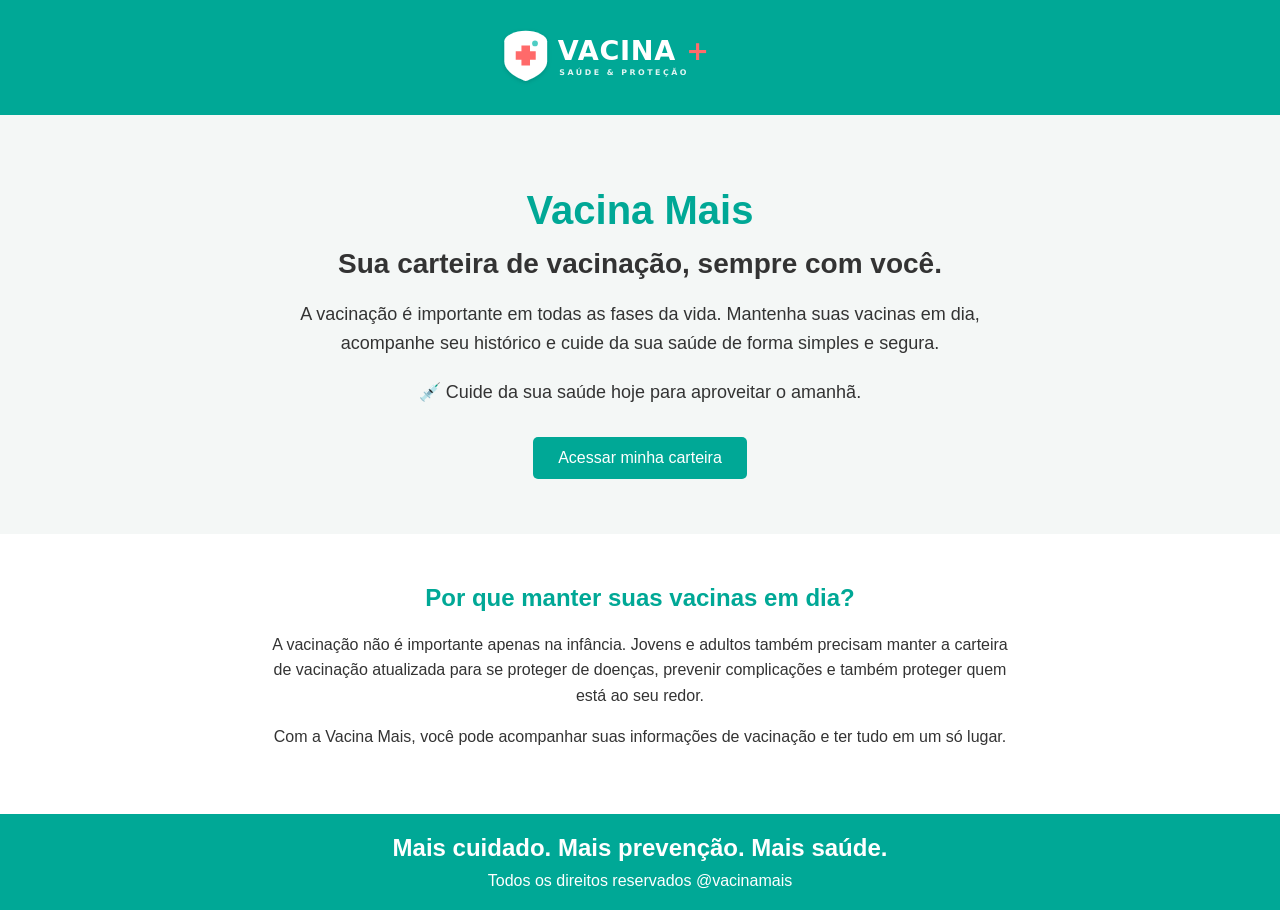
<file: index.html>
<!DOCTYPE html>
<html lang="pt-br">
<head>
    <meta charset="UTF-8">
    <meta name="viewport" content="width=device-width, initial-scale=1.0">
    <link rel="stylesheet" href="./css/pages/indexstyle.css">
    <title>VacinaMais</title>
</head>
<body>

    <!--Cabeçalho-->
    <header class="containerHeader">
        <img class="logoHeader" src="./image/logo.svg" alt="Logo do sistema VacinaMais">
    </header>
    <br>
   <main class="containerMain">

    <section class="apresentacao">

        <h1>Vacina Mais</h1>

        <h2>Sua carteira de vacinação, sempre com você.</h2>

        <p>
            A vacinação é importante em todas as fases da vida.
            Mantenha suas vacinas em dia, acompanhe seu histórico
            e cuide da sua saúde de forma simples e segura.
        </p>

        <p>
            💉 Cuide da sua saúde hoje para aproveitar o amanhã.
        </p>

        <a href="./pages/login.html" class="botao">
            Acessar minha carteira
        </a>

    </section>


    <section class="informacao">

        <h2>Por que manter suas vacinas em dia?</h2>

        <p>
            A vacinação não é importante apenas na infância.
            Jovens e adultos também precisam manter a carteira de
            vacinação atualizada para se proteger de doenças,
            prevenir complicações e também proteger quem está ao seu redor.
        </p>

        <p>
            Com a Vacina Mais, você pode acompanhar suas informações
            de vacinação e ter tudo em um só lugar.
        </p>

    </section>


    <section class="mensagem">

        <h2>Mais cuidado. Mais prevenção. Mais saúde.</h2>

        <p>Todos os direitos reservados @vacinamais</p>

    </section>

</main>



     
</body>
</html>
</file>
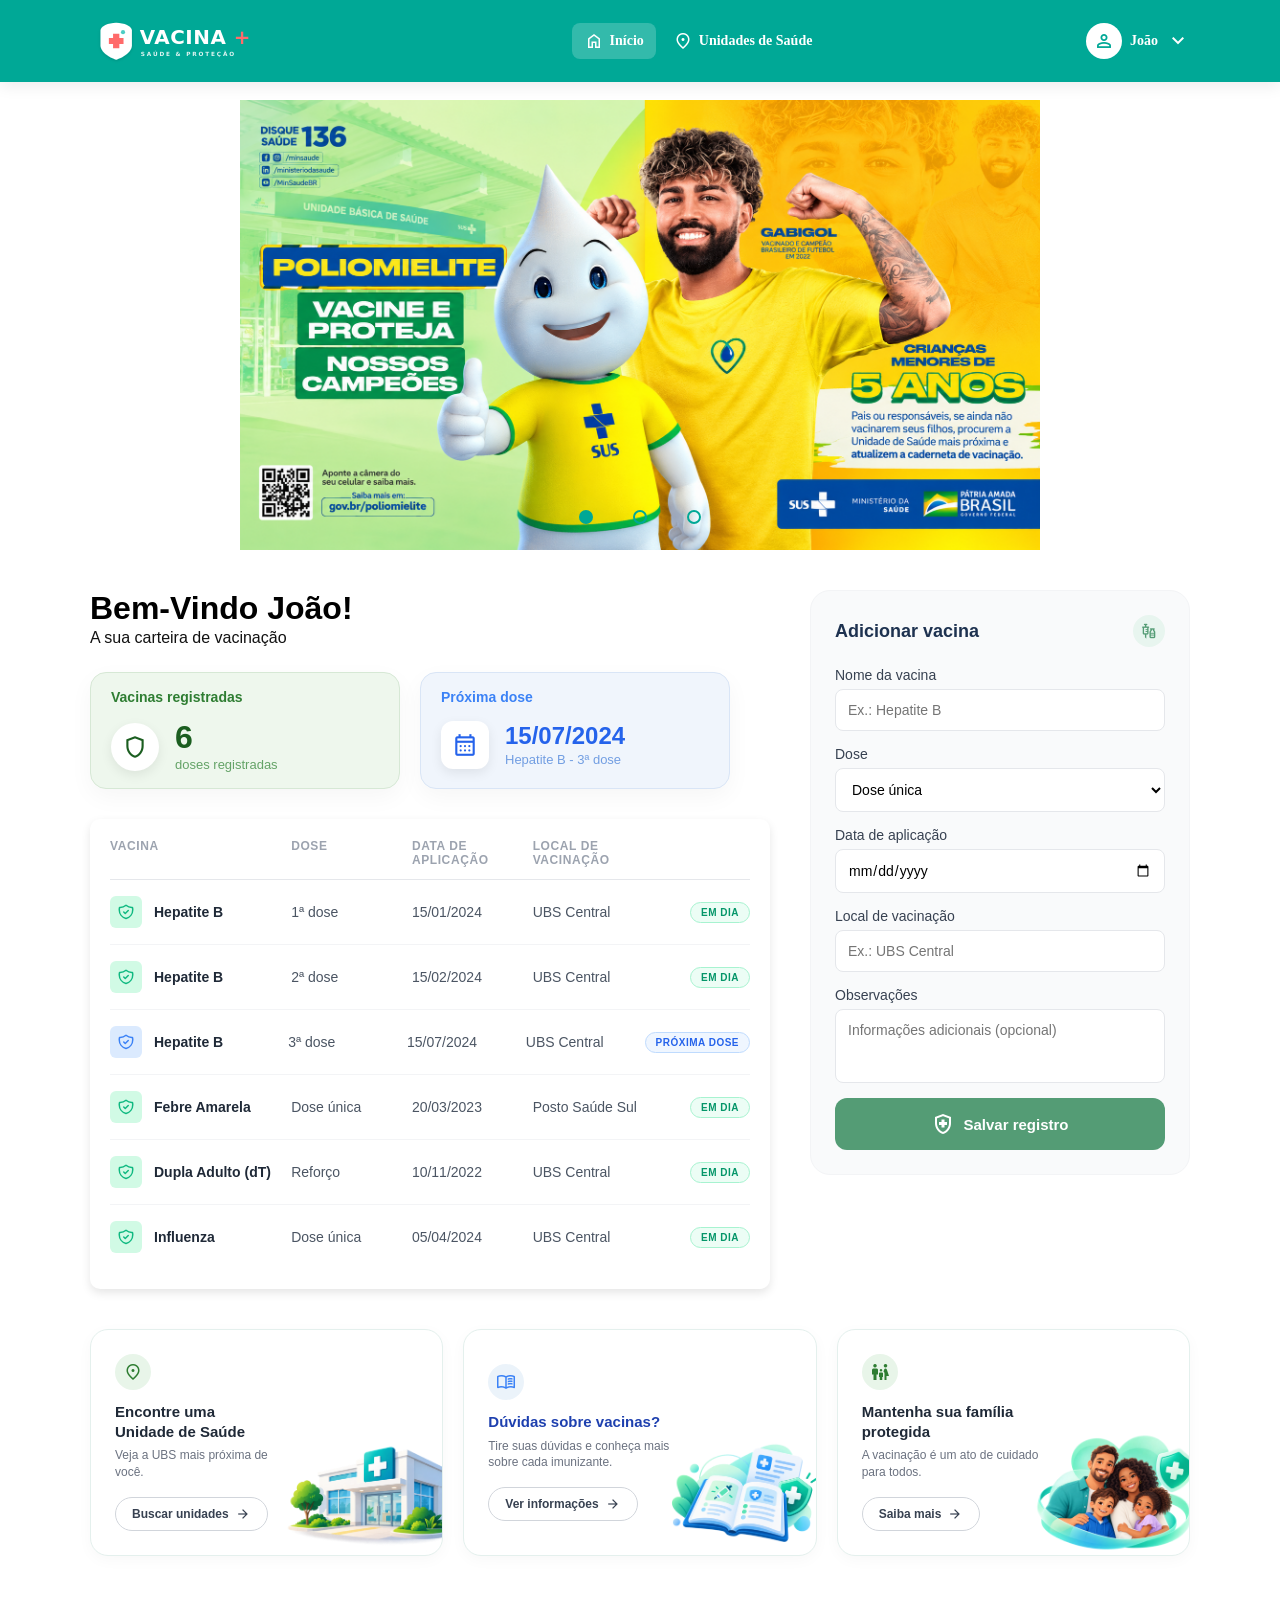
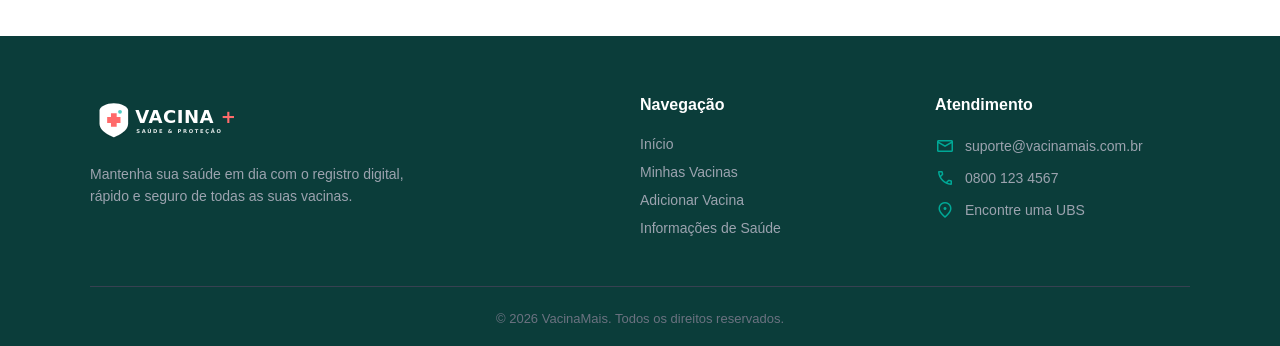
<file: pages/home.html>
<!DOCTYPE html>
<html lang="pt-br">
<head>
    <meta charset="UTF-8">
    <meta name="viewport" content="width=device-width, initial-scale=1.0">
    <!--Arquivos CSS-->  
    <link rel="stylesheet" href="../css/pages/homestyle.css">
    <link rel="stylesheet" href="../css/components/carrossel.css">
    <link rel="stylesheet" href="../css/base/header.css">
    <link rel="stylesheet" href="../css/base/footer.css">
    <!--icons -->
    <link rel="stylesheet" href="https://fonts.googleapis.com/css2?family=Material+Symbols+Outlined:opsz,wght,FILL,GRAD@24,400,0,0" />

    <title>VacinaMais</title>
</head>
<body>

<!--Cabeçalho-->
    <header class="containerHeader" id="inicio">
        <div class="header-content">
            
            <!-- Logo Original -->
            <a href="#" class="header-brand">
                <img class="logoHeader" src="../image/logo.svg" alt="Logo do sistema VacinaMais">
            </a>

            <!-- Navegação principal (Desktop) -->
            <nav class="header-nav">
                <a class="header-link header-link-active" href="#">
                    <span class="material-symbols-outlined">home</span> Início
                </a>
        
                <a class="header-link" href="https://www.google.com/maps/search/?api=1&query=unidade+basica+de+saude" target="_blank">
                    <span class="material-symbols-outlined">location_on</span> Unidades de Saúde
                </a>
            </nav>

     
            <!-- Perfil do Usuário -->
            <details class="header-profile">
                <summary aria-label="Abrir opções do perfil">
                    <div class="header-avatar">
                        <span class="material-symbols-outlined">person</span>
                    </div>
                    <span class="header-user-name">João</span>
                    <span class="material-symbols-outlined chevron">expand_more</span>
                </summary>
                <div class="header-profile-dropdown">
                    <span class="header-profile-label">Minha conta</span>
                    <a href="#minhas-vacinas">Minha carteira</a>
                    <a href="#form-vacina">Adicionar vacina</a>
                </div>
            </details>

        </div>
    </header>

   <br>
   <!-- Carrosel com imagens de propagandas da saude-->
   <section class="carrossel">
       <input type="radio" name="radio-bnt" id="radio1" checked>
       <input type="radio" name="radio-bnt" id="radio2">
       <input type="radio" name="radio-bnt" id="radio3">
       <div class="slides">
            <div class="slide first">
                <img src="../image/carrossel/gab.png" class="img_carrossel" >
            </div>
            <div class="slide">
                <img src="../image/carrossel/gripe.png" class="img_carrossel" >
            </div>
            <div class="slide">
                <img src="../image/carrossel/turbe.png" class="img_carrossel">
            </div>
        </div>
        <div class="navigation">
            <label for="radio1" class="navigation-btn"></label>
            <label for="radio2" class="navigation-btn"></label>
            <label for="radio3" class="navigation-btn"></label>
        </div>
   </section>
    <!--Conteudo-->
    <main class="containerMain">

        <!-- COLUNA DA ESQUERDA (Bem-vindo + Dashboard + Minhas Vacinas) -->
        <div class="coluna-esquerda">
            
            <section class="userInfo">
                <h1>Bem-Vindo João!</h1>
                <p>A sua carteira de vacinação</p>
            </section>
            
            <section class="resumo-dashboard">
                
                <!-- Card Verde: Vacinas Registradas -->
                <div class="card-dashboard card-verde">
                    <h3 class="titulo-card">Vacinas registradas</h3>
                    <div class="conteudo-card">
                        <div class="icone-card-branco formato-circulo">
                            <span class="material-symbols-outlined">shield</span>
                        </div>
                        <div class="info-card">
                            <span class="numero-destaque" id="total-vacinas">6</span>
                            <span class="texto-secundario">doses registradas</span>
                        </div>
                    </div>
                </div>

                <!-- Card Azul: Próxima Dose -->
                <div class="card-dashboard card-azul">
                    <h3 class="titulo-card">Próxima dose</h3>
                    <div class="conteudo-card">
                        <div class="icone-card-branco formato-quadrado">
                            <span class="material-symbols-outlined">calendar_month</span>
                        </div>
                        <div class="info-card">
                            <span class="data-destaque" id="proxima-data">15/07/2024</span>
                            <span class="texto-secundario" id="proxima-vacina">Hepatite B - 3ª dose</span>
                        </div>
                    </div>
                </div>

            </section>

            <section class="minhasVacinas" id="minhas-vacinas">
                <div class="cabecalho-tabela">
                    <div class="titulo-coluna">Vacina</div>
                    <div class="titulo-coluna">Dose</div>
                    <div class="titulo-coluna">Data de aplicação</div>
                    <div class="titulo-coluna">Local de vacinação</div>
                    <div class="titulo-coluna"></div>
                </div>

                <!-- Container onde o JS injeta as linhas -->
                <div id="listadeVacinas" class="corpo-tabela"></div>
            </section>
        </div>

<!-- COLUNA DA DIREITA -->
        <div class="coluna-direita">      
            
            <!-- Formulário de Adicionar Vacina -->
            <section class="adicionar-vacina">
                <div class="cabecalho-card">
                    <h2>Adicionar vacina</h2>
                    <div class="icone-circular-verde">
                        <span class="material-symbols-outlined">vaccines</span>
                    </div>
                </div>

                <form id="form-vacina">
                    <div class="grupo-input">
                        <label>Nome da vacina</label>
                        <input type="text" id="nome-vacina" placeholder="Ex.: Hepatite B">
                    </div>
                   <div class="grupo-input">
                        <label>Dose</label>
                        <select id="dose-vacina">
                            <!-- Opções padrões -->
                            <option value="Dose única" selected>Dose única</option>
                            <option value="Reforço">Reforço</option>
                            <option value="1º Reforço">1º Reforço</option>
                            <option value="2º Reforço">2º Reforço</option>
                            <!-- 1 até 10 doses -->
                            <option value="1ª dose">1ª dose</option>
                            <option value="2ª dose">2ª dose</option>
                            <option value="3ª dose">3ª dose</option>
                            <option value="4ª dose">4ª dose</option>
                            <option value="5ª dose">5ª dose</option>
                            <option value="6ª dose">6ª dose</option>
                            <option value="7ª dose">7ª dose</option>
                            <option value="8ª dose">8ª dose</option>
                            <option value="9ª dose">9ª dose</option>
                            <option value="10ª dose">10ª dose</option>
                        </select>
                    </div>
                    <div class="grupo-input">
                        <label>Data de aplicação</label>
                        <input type="date" id="data-vacina">
                    </div>
                    <div class="grupo-input">
                        <label>Local de vacinação</label>
                        <input type="text" id="local-vacina" placeholder="Ex.: UBS Central">
                    </div>
                    <div class="grupo-input">
                        <label>Observações</label>
                        <textarea id="obs-vacina" rows="3" placeholder="Informações adicionais (opcional)"></textarea>
                    </div>
                    
                    <button type="button" onclick="adicionarVacina()">
                        <span class="material-symbols-outlined">health_and_safety</span> Salvar registro
                    </button>
                </form>
            </section>

        </div>

    </main>

    <!-- CARDS INFORMATIVOS (NO FUNDO DA PÁGINA) -->
    <section class="cards-informativos" id="informacoes">

        <!-- ENCONTRE UMA UBS -->
        <article class="card-info card-ubs">
            <div class="card-info-conteudo">
                <div class="card-info-icone">
                    <span class="material-symbols-outlined">location_on</span>
                </div>
                <h3>Encontre uma<br>Unidade de Saúde</h3>
                <p>Veja a UBS mais próxima de você.</p>
                <a href="https://www.google.com/maps/search/?api=1&query=Unidade+Basica+de+Saude" target="_blank" rel="noopener noreferrer" class="card-info-botao">
                    Buscar unidades
                    <span class="material-symbols-outlined">arrow_forward</span>
                </a>
            </div>
            <img src="../image/imagens para div/posto.png" alt="Ilustração de uma unidade de saúde" class="card-info-imagem">
        </article>

        <!-- DÚVIDAS SOBRE VACINAS -->
        <article class="card-info card-duvidas">
            <div class="card-info-conteudo">
                <div class="card-info-icone">
                    <span class="material-symbols-outlined">menu_book</span>
                </div>
                <h3>Dúvidas sobre vacinas?</h3>
                <p>Tire suas dúvidas e conheça mais sobre cada imunizante.</p>
                <a href="https://www.gov.br/saude/pt-br" target="_blank" rel="noopener noreferrer" class="card-info-botao">
                    Ver informações
                    <span class="material-symbols-outlined">arrow_forward</span>
                </a>
            </div>
            <img src="../image/imagens para div/inf.png" alt="Livro ilustrado com informações sobre vacinação" class="card-info-imagem">
        </article>

        <!-- PROTEJA SUA FAMÍLIA -->
        <article class="card-info card-familia">
            <div class="card-info-conteudo">
                <div class="card-info-icone">
                    <span class="material-symbols-outlined">family_restroom</span>
                </div>
                <h3>Mantenha sua família protegida</h3>
                <p>A vacinação é um ato de cuidado para todos.</p>
                <a href="#form-vacina" class="card-info-botao">
                    Saiba mais
                    <span class="material-symbols-outlined">arrow_forward</span>
                </a>
            </div>
            <img src="../image/imagens para div/familia.png" alt="Ilustração de uma família protegida" class="card-info-imagem">
        </article>

    </section>

    
    <!-- Footer -->
    <footer class="footer">
        <div class="footer-content">
            
            <!-- Coluna 1: Marca e Descrição -->
            <div class="footer-brand">
                <img src="../image/logo.svg" alt="Logo VacinaMais" class="footer-logo">
                <p>Mantenha sua saúde em dia com o registro digital, rápido e seguro de todas as suas vacinas.</p>
            </div>
            
            <!-- Coluna 2: Navegação Rápida -->
            <div class="footer-links">
                <h4>Navegação</h4>
                <a href="#inicio">Início</a>
                <a href="#minhas-vacinas">Minhas Vacinas</a>
                <a href="#form-vacina">Adicionar Vacina</a>
                <a href="#informacoes">Informações de Saúde</a>
            </div>
            
            <!-- Coluna 3: Contato e Ajuda -->
            <div class="footer-contact">
                <h4>Atendimento</h4>
                <p>
                    <span class="material-symbols-outlined">mail</span> 
                    suporte@vacinamais.com.br
                </p>
                <p>
                    <span class="material-symbols-outlined">call</span> 
                    0800 123 4567
                </p>
                <p>
                    <span class="material-symbols-outlined">location_on</span> 
                    Encontre uma UBS
                </p>
            </div>
            
        </div>
        
        <!-- Direitos Autorais (Bottom) -->
        <div class="footer-bottom">
            <p>&copy; 2026 VacinaMais. Todos os direitos reservados.</p>
        </div>
    </footer>
  
    <!--Arquivos Javascript-->
    <script src="../script/script.js"></script>
    <script src="../script/carrossel.js"></script>
</body>
</html>
</file>
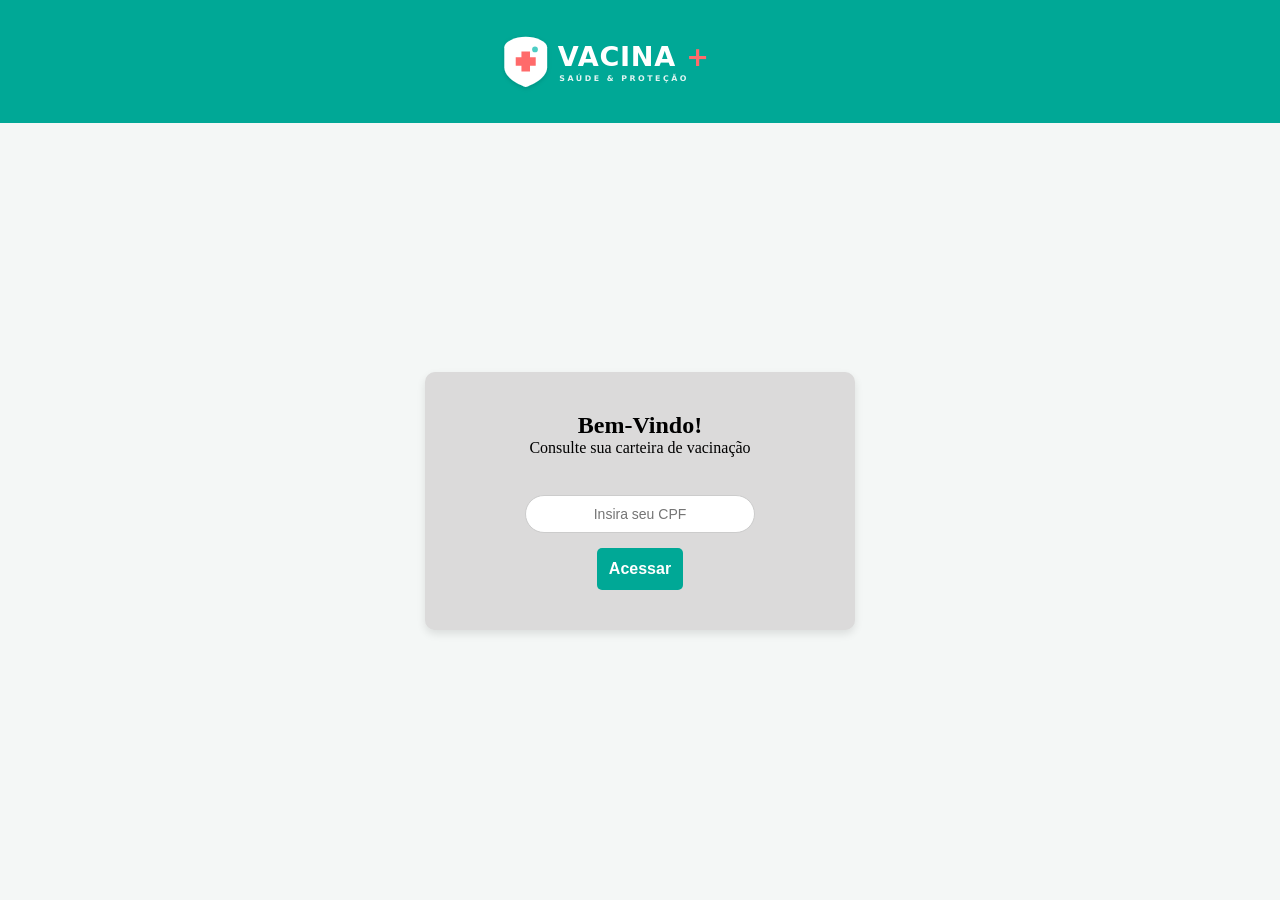
<file: pages/login.html>
<!DOCTYPE html>
<html lang="pt-br">
<head>
    <meta charset="UTF-8">
    <meta name="viewport" content="width=device-width, initial-scale=1.0">
    <link rel="stylesheet" href="../css/pages/loginstyle.css">
    <title>VacinaMais</title>
</head>
<body>

    <!--Cabeçalho-->
    <header class="containerHeader">
        <img class="logoHeader" src="../image/logo.svg" alt="Logo do sistema VacinaMais">
    </header>
    <br>

    <!--Conteudo da pagina-->
    <main class="containerLogin">

        <section class="caixaLogin">
            <h1>Bem-Vindo!</h1>
            <p>Consulte sua carteira de vacinação</p>
            <br>
        <form id="loginForm">
    <input 
        class="cpf" 
        type="text" 
        id="cpf" 
        placeholder="Insira seu CPF" 
        maxlength="14" 
        inputmode="numeric" 
        autocomplete="off"
    >

    <button type="submit">Acessar</button>
</form>

        </section>

    </main>
     <script src="../script/login.js"></script>
</body>
</html>
</file>
<file: css/pages/indexstyle.css>
* {
    margin: 0;
    padding: 0;
    box-sizing: border-box;
}

body {
    background-color: #F4F7F6;
    font-family: Arial, Helvetica, sans-serif;
    color: #333;
}


/* Header */

.containerHeader {
    background-color: #00A896;
    padding: 20px;
    text-align: center;
}

.logoHeader {
    width: 300px;
}


/* Main */

.containerMain {
    text-align: center;
}


/* Apresentação */

.apresentacao {
    padding: 55px 20px;
    max-width: 800px;
    margin: auto;
}   

.apresentacao h1 {
    color: #00A896;
    font-size: 40px;
    margin-bottom: 15px;
}

.apresentacao h2 {
    font-size: 28px;
    margin-bottom: 20px;
}

.apresentacao p {
    font-size: 18px;
    line-height: 1.6;
    margin-bottom: 20px;
}


/* Botão */

.botao {
    display: inline-block;
    background-color: #00A896;
    color: white;
    text-decoration: none;
    padding: 12px 25px;
    border-radius: 5px;
    margin-top: 10px;
}

.botao:hover {
    background-color: #008f80;
}


/* Informações */

.informacao {
    background-color: white;
    padding: 50px 20px;
}

.informacao h2 {
    color: #00A896;
    margin-bottom: 20px;
}

.informacao p {
    max-width: 750px;
    margin: 0 auto 15px;
    line-height: 1.6;
}


.mensagem {
    background-color: #00A896;
    color: white;
    padding: 20px 10px;
}

.mensagem h2 {
    margin-bottom: 10px;
}
</file>
<file: css/pages/homestyle.css>
* {
  margin: 0;
  padding: 0;
}

/* Conteudo da pagina (Main) */
.containerMain {
    display: flex;
    justify-content: center;
    flex-direction: row; 
    align-items: flex-start; 
    font-family: Arial, Helvetica, sans-serif;
    gap: 80px; 
    
    /* AJUSTES DE ALINHAMENTO */
    margin-top: 40px; 
    max-width: 1100px; 
    margin-left: auto;
    margin-right: auto;
    width: 90%;
}

/* Coluna Esquerda */
.coluna-esquerda {
    display: flex;
    flex-direction: column;
    text-align: left;
}

/* =======================================
   BEM-VINDO E TEXTO INICIAL
   ======================================= */
.userInfo {
    margin-bottom: 25px; /* Espaço entre o texto e os cartões */
}

.userInfo h1 {
    font-size: 32px;
    color: #000000;
    margin: 0 0 2px 0; /* Tira margem superior e cola no texto de baixo */
    font-weight: bold;
}

.userInfo p {
    font-size: 16px;
    color: #111111;
    margin: 0; /* Remove o distanciamento padrão do parágrafo */
}

/* =======================================
   DASHBOARD DE RESUMO (CARDS SUPERIORES)
   ======================================= */
/* Container que segura os dois cartões lado a lado */
.resumo-dashboard {
    display: flex;
    gap: 20px; 
    margin-bottom: 30px; 
    width: 100%;
}

/* Base comum para os dois cartões */
.card-dashboard {
    flex: 1; 
    padding: 16px 20px; 
    border-radius: 16px; 
    display: flex;
    flex-direction: column;
    gap: 16px; 
    position: relative; 
    overflow: hidden; 
    box-shadow: 0 8px 24px rgba(0, 0, 0, 0.04);
    transition: box-shadow 0.3s ease, transform 0.3s ease;
}

.card-dashboard:hover {
    box-shadow: 0 12px 32px rgba(0, 0, 0, 0.08);
    transform: translateY(-2px);
}

/* CORES DO CARD VERDE */
.card-verde {
    background-color: #EEF7ED; 
    border: 1px solid #D6E8D5; 
}
.card-verde .titulo-card { color: #2E7D32; } 
.card-verde .numero-destaque { color: #1B5E20; }
.card-verde .texto-secundario { color: #64A367; }
.card-verde .material-symbols-outlined { color: #1B5E20; }

/* CORES DO CARD AZUL */
.card-azul {
    background-color: #F0F5FC; 
    border: 1px solid #D9E5F6; 
}
.card-azul .titulo-card { color: #3B82F6; }
.card-azul .data-destaque { color: #2563EB; }
.card-azul .texto-secundario { color: #729EE2; }
.card-azul .material-symbols-outlined { color: #2563EB; }

/* =======================================
   CONTEÚDO INTERNO DOS CARDS
   ======================================= */
.titulo-card {
    font-size: 14px;
    font-weight: bold;
    margin: 0;
}

.conteudo-card {
    display: flex;
    align-items: center;
    gap: 16px;
}

/* CAIXAS BRANCAS DOS ÍCONES */
.icone-card-branco {
    background-color: #FFFFFF;
    width: 48px;
    height: 48px;
    display: flex;
    align-items: center;
    justify-content: center;
    box-shadow: 0 4px 12px rgba(0, 0, 0, 0.08); 
}

.formato-circulo { border-radius: 50%; }
.formato-quadrado { border-radius: 12px; }

/* Tamanho do ícone do Google Material */
.icone-card-branco span { font-size: 26px; }

/* TEXTOS PRINCIPAIS (NÚMEROS E DATAS) */
.info-card {
    display: flex;
    flex-direction: column;
}

.numero-destaque, .data-destaque {
    font-weight: bold;
    line-height: 1; /* Remove espaço extra entre o número e o texto menor */
    margin-bottom: 4px;
}

.numero-destaque { font-size: 32px; }
.data-destaque { font-size: 24px; }

.texto-secundario {
    font-size: 13px;
    font-weight: 500;
}





/* ESTILOS DA LISTA DE VACINAS (TABELA) */

/* Container principal da tabela de vacinas */
.minhasVacinas {
    background-color: #FFFFFF;
    padding: 20px;
    border-radius: 10px;
    box-shadow: 0 4px 10px rgba(0, 0, 0, 0.1);
    width: 100%;
    /* Ajuste para que a tabela não fique esmagada e acompanhe o layout */
    min-width: 600px; 
}

/* Cabeçalho da tabela (visível apenas no desktop) */
.cabecalho-tabela {
    display: flex;
    justify-content: space-between;
    padding-bottom: 12px;
    border-bottom: 1px solid #E5E7EB; /* Linha cinza clara */
    font-size: 12px;
    font-weight: bold;
    color: #9CA3AF; /* Letra cinza clara */
    text-transform: uppercase;
    letter-spacing: 0.05em;
}

/* Largura das colunas no cabeçalho para alinhar com o conteúdo do JS */
.titulo-coluna {
    flex: 1;
    text-align: left;
}

/* Dá um pouco mais de espaço para o nome da vacina e menos para a data/dose */
.cabecalho-tabela .titulo-coluna:nth-child(1) { flex: 1.5; }
.cabecalho-tabela .titulo-coluna:nth-child(5) { text-align: right; flex: 0.8;}

/* Estilo de cada linha da vacina inserida pelo JavaScript */
.linha-vacina {
    display: flex;
    align-items: center;
    justify-content: space-between;
    padding: 16px 0;
    border-bottom: 1px solid #F3F4F6;
    transition: background-color 0.2s;
}

/* Tira a borda da última linha para ficar mais limpo */
.linha-vacina:last-child {
    border-bottom: none;
}

/* Efeito suave ao passar o rato por cima da linha */
.linha-vacina:hover {
    background-color: #F9FAFB;
    border-radius: 8px;
    padding-left: 10px;
    padding-right: 10px;
    margin-left: -10px;
    margin-right: -10px;
}

/* Colunas de conteúdo da linha */
.coluna-vacina {
    flex: 1;
    font-size: 14px;
    color: #4B5563; /* Texto cinza escuro */
    display: flex;
    align-items: center;
}

/* Ajuste de largura do conteúdo para bater certo com o cabeçalho */
.coluna-vacina.info-principal { 
    flex: 1.5; 
    gap: 12px; 
}

.coluna-vacina.container-badge { 
    flex: 0.8;
    justify-content: flex-end; 
}

/* Nomes das vacinas mais escuros e em destaque */
.nome-vacina {
    font-weight: 600;
    color: #1F2937;
}

/*  ÍCONES (ESCUDO DA VACINA)*/

/* Caixa do ícone */
.container-icone {
    width: 32px;
    height: 32px;
    display: flex;
    align-items: center;
    justify-content: center;
    border-radius: 6px;
}

/* Tamanho real do desenho SVG */
.icone-svg {
    width: 18px;
    height: 18px;
}

/* Cores dinâmicas dos ícones (injetadas via JS) */
.icone-azul { background-color: #DBEAFE; color: #3B82F6; }
.icone-verde { background-color: #D1FAE5; color: #10B981; }

/* BADGES (STATUS "DEMONSTRAÇÃO", ETC) */

/* Formato base tipo "etiqueta" para todos os badges */
.badge {
    padding: 4px 10px;
    border-radius: 20px;
    font-size: 10px;
    font-weight: bold;
    text-transform: uppercase;
    letter-spacing: 0.05em;
    white-space: nowrap;
}

/* Variações de cores dos badges (injetadas via JS) */
.badge-verde {
    background-color: #ECFDF5;
    color: #059669;
    border: 1px solid #A7F3D0;
}

.badge-azul {
    background-color: #EFF6FF;
    color: #2563EB;
    border: 1px solid #BFDBFE;
}

.badge-padrao {
    background-color: #F3F4F6;
    color: #374151;
    border: 1px solid #E5E7EB;
}

/*  RESPONSIVIDADE (MOBILE / TELAS PEQUENAS) */

/* Esconde as etiquetas explicativas no computador */
.label-mobile {
    display: none;
}

/* Regras para telemóveis (telas menores que 768px) */
@media (max-width: 1000px) {
    .containerMain {
        flex-direction: column;
        align-items: center;
        gap: 40px;
    }
    
    .minhasVacinas {
        min-width: 100%;
        padding: 15px;
    }

    /* Esconde o cabeçalho no telemóvel */
    .cabecalho-tabela {
        display: none;
    }

    /* Transforma a linha da tabela num cartão empilhado */
    .linha-vacina {
        flex-direction: column;
        align-items: flex-start;
        gap: 12px;
        padding: 15px;
        border: 1px solid #E5E7EB;
        border-radius: 8px;
        margin-bottom: 15px;
    }

    .linha-vacina:hover {
        margin-left: 0;
        margin-right: 0;
    }

    /* Faz as colunas ocuparem a largura toda e separa o texto do valor */
    .coluna-vacina {
        width: 100%;
        justify-content: space-between;
    }

    .coluna-vacina.info-principal {
        justify-content: flex-start;
        border-bottom: 1px solid #F3F4F6;
        padding-bottom: 10px;
        margin-bottom: 5px;
    }

    /* Mostra a etiqueta (Ex: "Dose:", "Data:") no telemóvel */
    .label-mobile {
        display: inline-block;
        font-size: 12px;
        color: #9CA3AF;
        text-transform: uppercase;
        font-weight: bold;
    }
    
    .coluna-vacina.container-badge {
        margin-top: 10px;
        justify-content: flex-end;
    }

    .resumo-dashboard {
        flex-direction: column;
        gap: 15px;
    }
}

/* =======================================
   COLUNA DA DIREITA (FORMULÁRIO)
   ======================================= */

.coluna-direita {
    display: flex;
    flex-direction: column;
    gap: 25px;
    width: 100%;
    max-width: 400px; /* Limita a largura para não ficar gigante no desktop */
}

/* Base visual dos cards da direita */
.adicionar-vacina {
    background-color: #F9FAFB;
    border: 1px solid #F3F4F6;
    padding: 24px;
    border-radius: 20px;
    width: 100%;
    box-sizing: border-box;
}

/* Título e Ícone no topo dos cards */
.cabecalho-card {
    display: flex;
    justify-content: space-between;
    align-items: center;
    margin-bottom: 20px;
}

.cabecalho-card h2 {
    font-size: 18px;
    color: #1e3250;
    margin: 0;
}

.icone-circular-verde {
    background-color: #e8f5ef;
    color: #549c75;
    width: 32px;
    height: 32px;
    border-radius: 50%;
    display: flex;
    align-items: center;
    justify-content: center;
}

.icone-circular-verde span { font-size: 18px; }

/* =======================================
   ESTILOS DO FORMULÁRIO (INPUTS)
   ======================================= */
.grupo-input {
    display: flex;
    flex-direction: column;
    gap: 6px;
    margin-bottom: 15px;
}

.grupo-input label {
    font-size: 14px;
    color: #374151;
    font-weight: 500;
}

.grupo-input input, .grupo-input textarea, .grupo-input select {
    padding: 12px;
    border: 1px solid #E5E7EB;
    border-radius: 8px;
    font-size: 14px;
    outline: none;
    background-color: #FFFFFF;
    transition: border 0.2s;
    font-family: inherit;
    resize: none; 
}

.grupo-input input:focus, .grupo-input textarea:focus, .grupo-input select:focus {
    border-color: #549c75;
}
.adicionar-vacina button {
    background-color: #549c75; 
    color: white;
    border: none;
    padding: 14px;
    border-radius: 12px;
    font-size: 15px;
    font-weight: bold;
    cursor: pointer;
    display: flex;
    align-items: center;
    justify-content: center;
    gap: 8px;
    margin-top: 10px;
    width: 100%;
    transition: background-color 0.2s;
}

.adicionar-vacina button:hover {
    background-color: #3a7d5b;
}

/* ========================================
   CARDS INFORMATIVOS (RODAPÉ DO CONTEÚDO)
======================================== */

.cards-informativos {
    display: grid;
    grid-template-columns: repeat(3, 1fr);
    gap: 20px;
    
    /* PADRÃO DE ALINHAMENTO DO SITE (Substitui os 1440px antigos) */
    max-width: 1100px; 
    width: 90%;
    margin: 40px auto 20px auto; /* 40px de distância do bloco de cima */
    
    box-sizing: border-box;
    font-family: Arial, Helvetica, sans-serif;
}

/* Estrutura dos cards */
.card-info {
    position: relative;
    display: flex;
    align-items: center;
    min-height: 165px;
    padding: 24px; /* Aumentei levemente o padding para dar respiro como na imagem */
    overflow: hidden;
    border-radius: 18px;
    border: 1px solid #e4f0ed; /* Borda sutil como na imagem */
    box-shadow: 0 4px 15px rgba(0, 0, 0, 0.03); /* Sombra bem leve e plana */
    transition: transform 0.3s ease, box-shadow 0.3s ease;
    background-color: #FFFFFF; /* Fundo base branco */
}

/* Efeito hover */
.card-info:hover {
    transform: translateY(-5px);
    box-shadow: 0 12px 30px rgba(0, 168, 150, 0.1); /* Sombra da cor primária */
}

/* Conteúdo textual (Lado esquerdo do card) */
.card-info-conteudo {
    position: relative;
    z-index: 2;
    width: 60%; /* Espaço suficiente para o texto não invadir a imagem */
    display: flex;
    flex-direction: column;
    align-items: flex-start;
}

/* Ícones redondos com fundo colorido */
.card-info-icone {
    display: flex;
    justify-content: center;
    align-items: center;
    width: 36px;
    height: 36px;
    margin-bottom: 12px;
    border-radius: 50%; /* Na imagem base eles são mais arredondados */
    background-color: #E8F5E9; /* Verde claro */
    color: #2E7D32; /* Verde escuro */
}

.card-duvidas .card-info-icone {
    background-color: #EBF3FA; /* Azul claro */
    color: #3B82F6; /* Azul vibrante */
}

.card-info-icone .material-symbols-outlined {
    font-size: 20px;
}

/* Títulos */
.card-info h3 {
    font-size: 15px;
    font-weight: 700;
    line-height: 1.3;
    color: #1F2937;
    margin: 0 0 6px 0;
}

.card-duvidas h3 {
    color: #1E40AF; /* Tom de azul do título central da imagem */
}

/* Descrição */
.card-info p {
    font-size: 12px;
    line-height: 1.4;
    color: #6B7280;
    margin: 0 0 16px 0;
}

/* Botões brancos em formato de pílula */
.card-info-botao {
    display: inline-flex;
    align-items: center;
    justify-content: center;
    gap: 6px;
    padding: 8px 16px;
    background-color: #ffffff;
    border: 1px solid #D1D5DB; /* Borda cinza clara */
    border-radius: 25px;
    color: #374151; /* Letra cinza escuro */
    text-decoration: none;
    font-size: 12px;
    font-weight: 600;
    white-space: nowrap;
    transition: all 0.2s ease;
}

.card-info-botao .material-symbols-outlined {
    font-size: 16px;
}

.card-info-botao:hover {
    border-color: #00A896;
    color: #00A896; /* Verde primário ao passar o mouse */
    background-color: #F4FBF9;
}

/* Imagens ilustrativas no canto direito */
.card-info-imagem {
    position: absolute;
    right: -10px;
    bottom: 0;
    width: 48%; /* Imagem ocupando quase metade do card */
    height: auto;
    max-height: 95%;
    object-fit: contain;
    object-position: right bottom;
    z-index: 1;
    pointer-events: none;
    transition: transform 0.3s ease;
}

.card-info:hover .card-info-imagem {
    transform: scale(1.05);
}

/* ========================================
   RESPONSIVIDADE DOS CARDS INFORMATIVOS
======================================== */

/* Tablets (iPad) */
@media (max-width: 1024px) {
    .cards-informativos {
        grid-template-columns: repeat(2, 1fr); /* Quebra para 2 colunas */
    }
}

/* Celulares */
@media (max-width: 768px) {
    .cards-informativos {
        grid-template-columns: 1fr; /* Quebra para 1 coluna */
        gap: 16px;
    }

    .card-info {
        min-height: auto; /* Permite que o card cresça conforme o texto */
    }

    .card-info-conteudo {
        width: 65%;
    }
}
</file>
<file: css/components/carrossel.css>
.carrossel{
    margin: 0 auto;
    width: 800px;
    height: 450px;
    overflow: hidden;
}


.slides{
    width: 300%;
    height: 450px;
    display: flex;
}

.carrossel input{
    display: none;
}

.slide{
    width: calc(100% / 3);
    transition: margin-left 1s;
    position: relative;
}

.img_carrossel{
    width: 800px;
}

.navigation{
    position: absolute;
    width: 800px;
    margin-top: -40px;
    display: flex;
    justify-content: center;
}

.navigation-btn{
    border: 2px solid #00A896;
    padding: 5px;
    border-radius: 10px;
    cursor: pointer;
    transition: 1s;
}

.navigation-btn:not(:last-child){
    margin-right: 40px;
}

.navigation-btn:hover{
    background-color: #00A896;
}

#radio1:checked ~ .slides .first{ margin-left: 0; }
#radio2:checked ~ .slides .first{ margin-left: -33.333%; }
#radio3:checked ~ .slides .first{ margin-left: -66.666%; }

/* botão ativo com fundo */
#radio1:checked ~ .navigation label[for="radio1"],
#radio2:checked ~ .navigation label[for="radio2"],
#radio3:checked ~ .navigation label[for="radio3"]{
    background-color: #00A896;
}

@media (max-width: 830px) {
    .carrossel {
        display: none;
    }
}
</file>
<file: css/base/header.css>
/* =======================================
   CABEÇALHO DA PÁGINA (HEADER)
   ======================================= */
.containerHeader,
.containerHeader * {
    box-sizing: border-box;
}

.containerHeader {
    background-color: #00A896; /* Cor original restaurada */
    box-shadow: 0 4px 15px rgba(0, 0, 0, 0.08); /* Sombra suave mantida */
    position: sticky;
    top: 0;
    z-index: 100;
    padding: 15px 0; /* Espaçamento interno */
}

/* Container interno com limite de largura igual ao do carrossel (1100px) */
.header-content {
    max-width: 1100px; 
    width: 90%;
    margin: 0 auto;
    display: flex;
    align-items: center;
    justify-content: space-between;
    gap: 20px;
}

/* Logo */
.logoHeader {
    width: 220px; /* Reduzi um pouquinho para caber melhor na barra */
    display: block;
}

/* Navegação Principal (Links) */
.header-nav {
    display: flex;
    align-items: center;
    gap: 5px;
}

.header-link {
    display: flex;
    align-items: center;
    gap: 6px;
    padding: 8px 12px;
    border-radius: 8px;
    color: #FFFFFF; /* Texto branco no fundo verde */
    font-size: 14px;
    font-weight: 600;
    text-decoration: none;
    transition: background-color 0.2s;
}

.header-link .material-symbols-outlined {
    font-size: 20px;
}

.header-link:hover,
.header-link-active {
    background-color: rgba(255, 255, 255, 0.2); /* Fundo semi-transparente ao passar o mouse */
}

/* Área Direita (Ações e Perfil) */
.header-actions {
    display: flex;
    align-items: center;
    gap: 15px;
}

.header-profile,
.header-mobile-menu {
    position: relative;
}

/* Remove a seta preta padrão da tag <details> do navegador */
.header-profile > summary,
.header-mobile-menu > summary {
    display: flex;
    align-items: center;
    cursor: pointer;
    list-style: none;
    color: #FFFFFF;
    font-weight: 600;
    font-size: 14px;
    gap: 8px;
}
.header-profile > summary::-webkit-details-marker,
.header-mobile-menu > summary::-webkit-details-marker {
    display: none; 
}

/* Bolinha do Avatar */
.header-avatar {
    background-color: #FFFFFF;
    color: #00A896;
    width: 36px;
    height: 36px;
    border-radius: 50%;
    display: flex;
    align-items: center;
    justify-content: center;
}

.header-avatar .material-symbols-outlined {
    font-size: 22px;
}

/* Caixas suspensas (Dropdown do Perfil e do Mobile) */
.header-profile-dropdown,
.header-mobile-links {
    position: absolute;
    right: 0;
    top: calc(100% + 15px);
    background-color: #FFFFFF;
    border-radius: 12px;
    box-shadow: 0 10px 25px rgba(0, 0, 0, 0.1);
    padding: 10px;
    min-width: 200px;
    z-index: 120;
}

.header-profile-label {
    display: block;
    padding: 8px 12px;
    font-size: 11px;
    font-weight: bold;
    color: #9CA3AF;
    text-transform: uppercase;
}

.header-profile-dropdown a,
.header-mobile-links a {
    display: block;
    padding: 10px 12px;
    border-radius: 8px;
    color: #374151;
    text-decoration: none;
    font-size: 14px;
    font-weight: 500;
    transition: background-color 0.2s;
}

.header-profile-dropdown a:hover,
.header-mobile-links a:hover {
    background-color: #F3F4F6;
    color: #00A896;
}

/* Esconde o menu mobile no computador */
.header-mobile-menu { display: none; }

/* =======================================
   RESPONSIVIDADE DO CABEÇALHO
   ======================================= */
@media (max-width: 1024px) {
    /* Esconde os links no tablet/celular e mostra o botão hamburguer */
    .header-nav { display: none; } 
    .header-mobile-menu { display: block; }
    
    .header-mobile-menu > summary {
        background-color: rgba(255, 255, 255, 0.2);
        padding: 8px;
        border-radius: 8px;
    }
}

@media (max-width: 480px) {
    /* Ajustes finos para celulares pequenos */
    .header-user-name { display: none; } /* Esconde o nome, deixa só a bolinha do perfil */
    .logoHeader { width: 160px; }
    .header-content { gap: 10px; }
}
</file>
<file: css/base/footer.css>
.footer {
    background-color: #0B3D3A; 
    color: #E5E7EB;
    padding: 60px 0 20px 0;
    margin-top: 80px; 
    font-family: Arial, Helvetica, sans-serif;
}

.footer-content {
    max-width: 1100px;
    width: 90%;
    margin: 0 auto;
    display: flex;
    flex-wrap: wrap; /* Permite quebrar linha em telas menores */
    justify-content: space-between;
    gap: 40px;
}

/* Coluna da Marca (Esquerda) */
.footer-brand {
    flex: 2; /* Faz esta coluna ocupar um pouco mais de espaço */
    min-width: 280px;
}

.footer-logo {
    width: 200px;
    margin-bottom: 15px;
}

.footer-brand p {
    font-size: 14px;
    line-height: 1.6;
    color: #9CA3AF;
    max-width: 320px;
    margin: 0;
}

/* Colunas de Links e Contato */
.footer-links, 
.footer-contact {
    flex: 1;
    min-width: 200px;
    display: flex;
    flex-direction: column;
    gap: 12px;
}

.footer h4 {
    color: #FFFFFF;
    font-size: 16px;
    font-weight: bold;
    margin-bottom: 10px;
    margin-top: 0;
}

/* Estilo dos Links */
.footer-links a {
    color: #9CA3AF;
    text-decoration: none;
    font-size: 14px;
    transition: color 0.2s, transform 0.2s;
    width: fit-content;
}

.footer-links a:hover {
    color: #00A896; /* Verde da sua marca ao passar o mouse */
    transform: translateX(4px); /* Animação sutil para a direita */
}

/* Estilo dos Contatos */
.footer-contact p {
    display: flex;
    align-items: center;
    gap: 10px;
    font-size: 14px;
    color: #9CA3AF;
    margin: 0;
}

.footer-contact .material-symbols-outlined {
    font-size: 20px;
    color: #00A896; /* Ícones em verde para dar um charme */
}

/* Base do Footer (Copyright) */
.footer-bottom {
    max-width: 1100px;
    width: 90%;
    margin: 50px auto 0 auto;
    padding-top: 24px;
    border-top: 1px solid #374151; /* Linha divisória bem sutil */
    text-align: center;
    font-size: 13px;
    color: #6B7280;
}

/* =======================================
   RESPONSIVIDADE DO FOOTER
   ======================================= */
@media (max-width: 768px) {
    .footer-content {
        flex-direction: column;
        gap: 40px;
    }
    
    .footer-brand, .footer-links, .footer-contact {
        min-width: 100%;
    }
}
</file>
<file: css/pages/loginstyle.css>
* {
  margin: 0;
  padding: 0;
}

body {
    background-color:#F4F7F6;
}

/*Cabeçalho da pagina (Header)*/
.containerHeader{
    background-color:#00A896; 
    padding: 2%;
    display: flex;
    justify-content: center;
}

.logoHeader {
    width: 300px;
}

/*Conteudo da pagina (Main)*/
.containerLogin {
    display: flex;
    justify-content: center; 
    align-items: center;     
    height: 80vh;           
}

.caixaLogin{
    background-color: rgb(219, 218, 218);
    padding: 40px;
    width: 350px;
    border-radius: 10px;
    box-shadow: 0 4px 8px rgba(0, 0, 0, 0.1);
    text-align: center;
}

form{
    display: flex;
    flex-direction: column;
    align-items: center;
    gap: 15px;
    margin-top: 20px;
}

button{
    background-color: #00A896; 
    color: white;
    border: none;
    padding: 12px;
    border-radius: 5px;
    font-size: 16px;
    font-weight: bold;
    cursor: pointer;
}
/* Efeito hover no botão */
button:hover {
    background-color: #008f7f;
}

.cpf{
    width: 200px;
    padding: 10px 14px;
    text-align: center;
    border: 1px solid #ccc;
    border-radius: 25px; 
    outline: none;
    font-size: 14px;
}

.cpf:focus{
    border-color: #008f7f;    
    cursor: pointer;
}
</file>
